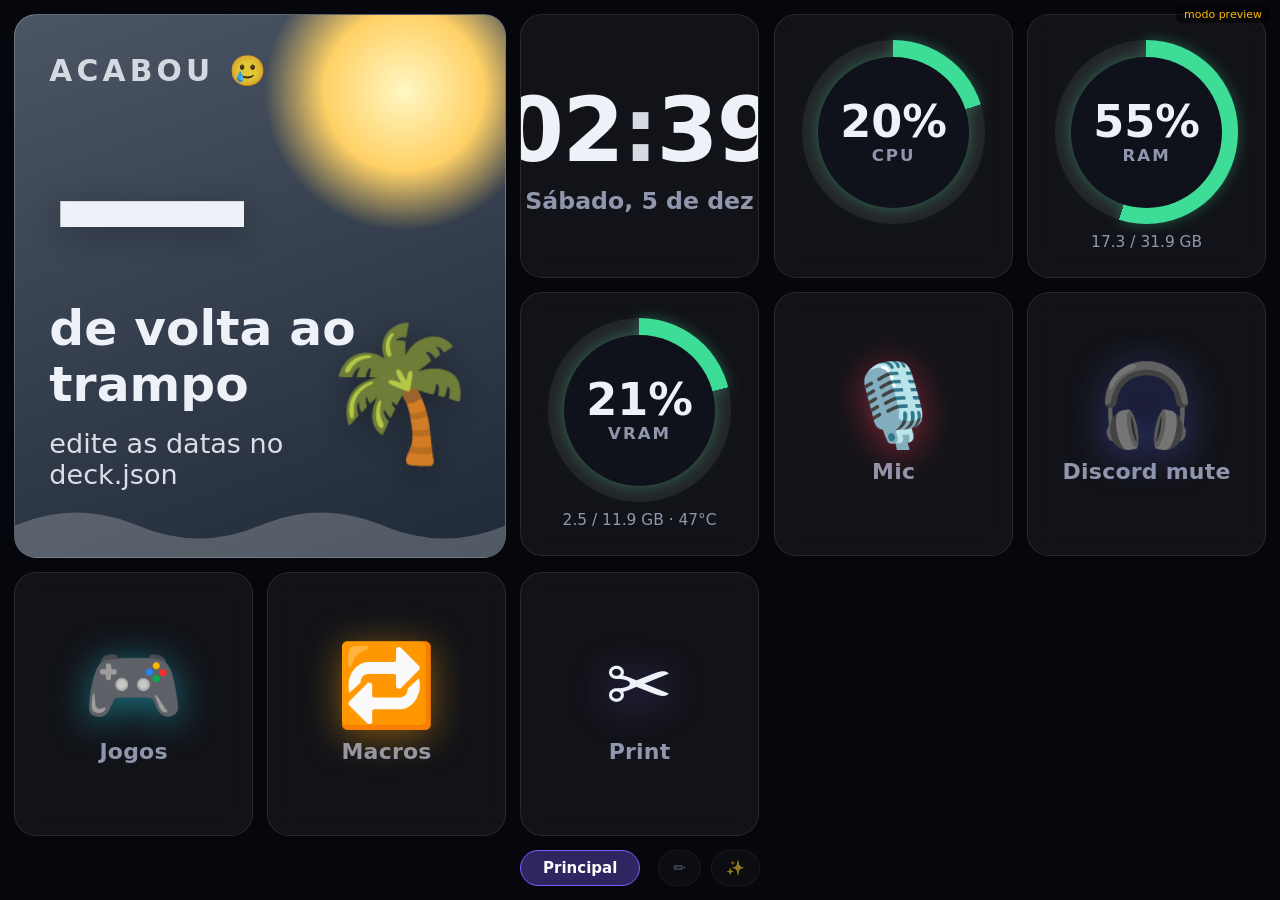
<file: wwwroot/index.html>
<!doctype html>
<html lang="pt-BR">
<head>
  <meta charset="utf-8">
  <meta name="viewport" content="width=device-width, initial-scale=1">
  <title>PainelDeck</title>
  <link rel="stylesheet" href="style.css">
  <link rel="stylesheet" href="overlays.css">
</head>
<body>
  <div id="bg"></div>
  <main id="grid"></main>
  <nav id="tabs"></nav>
  <div id="toast"></div>

  <script src="bridge.js"></script>
  <script src="widgets.js"></script>
  <script src="games.js"></script>
  <script src="macros.js"></script>
  <script src="app.js"></script>
  <script src="editor.js"></script>
</body>
</html>
</file>
<file: wwwroot/style.css>
@property --v { syntax: "<number>"; inherits: false; initial-value: 0; }

:root {
  --bg: #06070c;
  --tile: rgba(255, 255, 255, 0.05);
  --tile-border: rgba(255, 255, 255, 0.09);
  --text: #eef1f8;
  --muted: #9097ad;
  --accent: #7c5cff;
  --gap: 14px;
  --radius: 22px;
  font-family: "Segoe UI Variable Display", "Segoe UI", system-ui, sans-serif;
}

* { box-sizing: border-box; margin: 0; padding: 0; }

html, body {
  height: 100%;
  background: var(--bg);
  color: var(--text);
  overflow: hidden;
  user-select: none;
  -webkit-user-select: none;
}

body { display: flex; flex-direction: column; gap: var(--gap); padding: var(--gap); }

/* fundo animado */
#bg {
  position: fixed; inset: -25%; z-index: -1; opacity: 0.55; filter: blur(70px);
  background:
    radial-gradient(35% 40% at 20% 30%, #3b1d8f 0%, transparent 70%),
    radial-gradient(30% 35% at 80% 20%, #0f5f8f 0%, transparent 70%),
    radial-gradient(40% 40% at 60% 85%, #8f1d5a 0%, transparent 70%);
  animation: drift 28s ease-in-out infinite alternate;
}
@keyframes drift { to { transform: translate(5%, -4%) rotate(10deg) scale(1.12); } }

/* palco livre: cada item tem x/y/w/h em % (App.place encolhe meio --gap de cada lado,
   assim itens encostados ficam com --gap entre eles, igual à grade antiga) */
#grid { flex: 1; min-height: 0; position: relative; margin: calc(var(--gap) / -2); }

.tile {
  position: absolute; overflow: hidden;
  container-type: size;
  border-radius: var(--radius);
  background: var(--tile);
  border: 1px solid var(--tile-border);
  backdrop-filter: blur(14px);
  /* sem gap em cqh aqui: no próprio container o cqh mede a tela, não o tile */
  display: flex; flex-direction: column; align-items: center; justify-content: center;
  transition: transform 0.12s ease, box-shadow 0.25s ease, border-color 0.25s ease, background 0.25s ease;
  animation: enter 0.5s cubic-bezier(0.2, 0.9, 0.3, 1.25) both;
}
@keyframes enter { from { opacity: 0; transform: translateY(16px) scale(0.92); } }

.tile.clickable { cursor: pointer; }
.tile.clickable:hover {
  border-color: color-mix(in srgb, var(--accent) 65%, transparent);
  box-shadow: 0 0 0 1px color-mix(in srgb, var(--accent) 35%, transparent),
              0 12px 44px -12px color-mix(in srgb, var(--accent) 70%, transparent);
}
.tile.clickable:hover .icon { transform: translateY(-3%) scale(1.06); }
.tile.pressed { transform: scale(0.93); }

.tile .icon {
  font-size: min(36cqh, 34cqw); line-height: 1;
  filter: drop-shadow(0 6px 18px color-mix(in srgb, var(--accent) 50%, transparent));
  transition: transform 0.25s cubic-bezier(0.2, 0.9, 0.3, 1.4);
}
.tile .icon + .label { margin-top: 5cqh; }
.tile .label {
  font-size: clamp(11px, 10cqh, 22px); font-weight: 600; letter-spacing: 0.01em;
  color: var(--muted); text-align: center; padding: 0 0.6em;
  white-space: nowrap; overflow: hidden; text-overflow: ellipsis; max-width: 100%;
}

.ripple {
  position: absolute; border-radius: 50%; pointer-events: none;
  background: radial-gradient(circle, color-mix(in srgb, var(--accent) 70%, white) 0%, transparent 60%);
  opacity: 0.5; transform: scale(0);
  animation: ripple 0.6s ease-out forwards;
}
@keyframes ripple { to { transform: scale(1); opacity: 0; } }

.tile.ok { animation: ok 0.5s ease; }
.tile.err { animation: err 0.45s ease; }

/* botão "aceso" (ex.: mic mutado) */
.tile.on {
  background: color-mix(in srgb, var(--accent) 30%, transparent);
  border-color: var(--accent);
  animation: glow 1.6s ease-in-out infinite;
}
.tile.on .label { color: #fff; }

/* abas */
#tabs { display: flex; justify-content: center; gap: 10px; }
#tabs[hidden] { display: none; }
#tabs button {
  font: inherit; font-weight: 600; font-size: 15px; color: var(--muted);
  background: var(--tile); border: 1px solid var(--tile-border);
  padding: 8px 22px; border-radius: 999px; cursor: pointer; transition: all 0.2s;
}
#tabs button.active { color: #fff; background: rgba(124, 92, 255, 0.35); border-color: #7c5cff; }

#toast {
  position: fixed; left: 50%; bottom: 70px; transform: translate(-50%, 30px);
  background: #2a0d16; border: 1px solid #ff4d6d; color: #ffd6de;
  padding: 10px 18px; border-radius: 12px; font-size: 15px; max-width: 80vw;
  opacity: 0; transition: all 0.3s; pointer-events: none;
}
#toast.show { opacity: 1; transform: translate(-50%, 0); }

.preview-tag {
  position: fixed; top: 6px; right: 10px; font-size: 11px; color: #ffb703;
  background: rgba(0, 0, 0, 0.5); padding: 2px 8px; border-radius: 6px; z-index: 10;
}

.pop { animation: pop 0.5s cubic-bezier(0.2, 0.9, 0.3, 1.6); display: inline-block; }
@keyframes pop { from { transform: scale(0.4); opacity: 0; } }

.confetti { position: absolute; width: 8px; height: 12px; border-radius: 2px; pointer-events: none; z-index: 5; }

/* ================= widgets ================= */

/* 🌴 férias */
.w-ferias {
  --accent: #ff7a59;
  align-items: flex-start; justify-content: flex-start; cursor: pointer;
  background: linear-gradient(160deg, #ff9a3c 0%, #ff4f81 52%, #6a35d9 100%);
  border-color: rgba(255, 255, 255, 0.25);
}
.w-ferias[data-phase="durante"] { background: linear-gradient(160deg, #00c6a7 0%, #1e9bff 55%, #2b3bd9 100%); }
.w-ferias[data-phase="depois"] { background: linear-gradient(160deg, #4b5563, #1f2937); }

.w-ferias .sun {
  position: absolute; top: -12cqh; right: -8cqw; width: 52cqh; height: 52cqh; border-radius: 50%;
  background: radial-gradient(circle, #fff7c2 0%, #ffd166 40%, rgba(255, 209, 102, 0) 70%);
  animation: sun 4s ease-in-out infinite;
}
@keyframes sun { 50% { transform: scale(1.08); opacity: 0.85; } }

.w-ferias .palm {
  position: absolute; right: 5cqw; bottom: 16cqh; font-size: 24cqh; z-index: 1; opacity: .95;
  transform-origin: bottom center; animation: sway 3.2s ease-in-out infinite;
  filter: drop-shadow(0 8px 14px rgba(0, 0, 0, 0.3));
}
@keyframes sway { 0%, 100% { transform: rotate(-5deg); } 50% { transform: rotate(5deg); } }

.w-ferias .content { position: relative; z-index: 2; padding: 7cqh 7cqw; display: flex; flex-direction: column; gap: 1.5cqh; height: 100%; }
.w-ferias .kicker { font-size: 5.5cqh; text-transform: uppercase; letter-spacing: 0.14em; font-weight: 700; opacity: 0.85; }
.w-ferias .big { display: flex; align-items: baseline; gap: 2cqw; line-height: 0.9; margin-top: 2cqh; }
.w-ferias .num { font-size: 38cqh; font-weight: 800; text-shadow: 0 8px 30px rgba(0, 0, 0, 0.25); font-variant-numeric: tabular-nums; }
.w-ferias .unit { font-size: 10cqh; font-weight: 700; }
.w-ferias .caption { font-size: 9cqh; font-weight: 700; }
.w-ferias .sub { position: relative; z-index: 3; max-width: 70cqw; font-size: 5cqh; opacity: 0.9; font-variant-numeric: tabular-nums; margin-top: auto; margin-bottom: 10cqh; }
.w-ferias .bar { width: 60cqw; height: 2.4cqh; border-radius: 99px; background: rgba(255, 255, 255, 0.25); overflow: hidden; }
.w-ferias .fill { height: 100%; background: #fff; border-radius: 99px; transition: width 1s ease; }

.w-ferias .waves { position: absolute; left: 0; bottom: -1px; width: 200%; height: 12cqh; z-index: 1; animation: waves 6s linear infinite; }
.w-ferias .waves path { fill: rgba(255, 255, 255, 0.22); }
@keyframes waves { to { transform: translateX(-50%); } }

/* ⏳ contagem */
.w-countdown { flex-direction: row; cursor: pointer; }
.w-countdown .emoji { margin-right: 6cqw; }
.w-countdown .emoji { font-size: 40cqh; animation: sway 3s ease-in-out infinite; }
.w-countdown .big { display: flex; align-items: baseline; gap: 2cqw; }
.w-countdown .num { font-size: 40cqh; font-weight: 800; font-variant-numeric: tabular-nums; }
.w-countdown .unit { font-size: 13cqh; font-weight: 700; color: var(--muted); }
.w-countdown .caption { font-size: 11cqh; color: var(--muted); font-weight: 600; }

/* 🕒 relógio */
.w-clock .time { font-size: 34cqh; font-weight: 700; font-variant-numeric: tabular-nums; letter-spacing: -0.02em; }
.w-clock .colon { animation: blink 1s steps(1) infinite; opacity: 0.9; }
@keyframes blink { 50% { opacity: 0.2; } }
.w-clock .date { margin-top: 2cqh; font-size: 9cqh; color: var(--muted); font-weight: 600; }
.w-clock .date::first-letter { text-transform: uppercase; }

/* 📊 stat */
/* anel (70%) + detalhe (≈12%) cabem no tile; rótulo fica dentro do anel.
   gap/padding no próprio .tile não podem usar cqh (lá cqh vira unidade da tela), por isso margin nos filhos */
.w-stat { gap: 0; }
.w-stat .extra { margin-top: 3cqh; }
.w-stat .ring {
  --c: #3ddc97;
  width: min(70cqh, 82cqw); aspect-ratio: 1; border-radius: 50%; position: relative; flex: none;
  background: conic-gradient(var(--c) calc(var(--v) * 1%), rgba(255, 255, 255, 0.07) 0);
  filter: drop-shadow(0 0 2.5cqh color-mix(in srgb, var(--c) 35%, transparent));
  transition: --v 0.8s ease;
  display: grid; place-items: center;
}
.w-stat .ring::before { content: ""; position: absolute; inset: 9%; border-radius: 50%; background: #10121b; }
.w-stat .in { position: relative; display: flex; flex-direction: column; align-items: center; line-height: 1; gap: 1.5cqh; }
.w-stat .val { font-size: min(17cqh, 19cqw); font-weight: 800; font-variant-numeric: tabular-nums; }
.w-stat .in .label { font-size: min(6.5cqh, 7cqw); font-weight: 700; letter-spacing: 0.12em; text-transform: uppercase; padding: 0; }
.w-stat .extra { font-size: min(6.5cqh, 6.5cqw); line-height: 1.3; height: 1.3em; color: var(--muted); white-space: nowrap; font-variant-numeric: tabular-nums; }

/* 🎮 modo jogo (widget "jogo") */
.w-jogo { position: relative; overflow: hidden; align-items: stretch; justify-content: stretch; }
.w-jogo .art { position: absolute; inset: -10%; background: center / cover no-repeat; filter: blur(2cqh) brightness(0.45) saturate(1.2); transition: opacity 0.6s; }
.w-jogo .content { position: relative; display: flex; flex-direction: column; justify-content: center; height: 100%; margin: 0 6cqw; gap: 1.5cqh; }
.w-jogo .kicker { display: flex; align-items: center; gap: 2cqw; font-size: 7cqh; font-weight: 700; letter-spacing: 0.12em; text-transform: uppercase; color: var(--muted); }
.w-jogo .rec { width: 4cqh; height: 4cqh; border-radius: 50%; background: var(--muted); flex: none; }
.w-jogo[data-on="1"] .rec { background: #ff3b5c; box-shadow: 0 0 2cqh #ff3b5c; animation: blink 1.4s ease-in-out infinite; }
.w-jogo[data-on="1"] .kicker { color: #ffc2cb; }
.w-jogo .name { font-size: 12cqh; font-weight: 800; line-height: 1.1; white-space: nowrap; overflow: hidden; text-overflow: ellipsis; }
.w-jogo .fps { display: flex; align-items: baseline; gap: 2cqw; }
.w-jogo .fps .num { font-size: 32cqh; font-weight: 800; line-height: 0.9; font-variant-numeric: tabular-nums; letter-spacing: -0.03em; }
.w-jogo .fps .unit { font-size: 8cqh; font-weight: 700; color: var(--muted); letter-spacing: 0.15em; }
.w-jogo.low .fps .num { color: #ff4d6d; }
.w-jogo .sub { font-size: 6.5cqh; color: var(--muted); white-space: nowrap; overflow: hidden; text-overflow: ellipsis; font-variant-numeric: tabular-nums; }
.w-jogo:not([data-on="1"]) .fps, .w-jogo:not([data-on="1"]) .sub { opacity: 0.35; }
</file>
<file: wwwroot/overlays.css>
/* Sobreposições (editor, ✨ Claude, roda de jogos, gaveta de macros).
   Separado do style.css porque a cena Navy (scenes/navy) também usa. Variáveis: --text, --muted, --tile-border, --accent. */

@keyframes ok { 30% { box-shadow: inset 0 0 0 2px #3ddc97, 0 0 30px -6px #3ddc97; } }
@keyframes err {
  20%, 60% { transform: translateX(-4px); box-shadow: inset 0 0 0 2px #ff4d6d; }
  40%, 80% { transform: translateX(4px); }
}
@keyframes glow { 50% { box-shadow: 0 0 36px -4px var(--accent); } }

/* ================= editor visual ================= */

#tabs .edit-btn { padding: 8px 14px; margin-left: 8px; opacity: 0.55; }
#tabs .edit-btn:hover { opacity: 1; }
#toast[data-kind="ok"] { background: #0d2a1e; border-color: #3ddc97; color: #c9f7e2; }

#editbar { display: none; }
body.editing #editbar {
  display: flex; flex-wrap: wrap; align-items: center; gap: 8px;
  background: rgba(16, 18, 27, 0.85); border: 1px solid #7c5cff55; border-radius: 16px; padding: 8px 12px;
  font-size: 14px; color: var(--muted);
}
#editbar .badge { color: #fff; font-weight: 700; background: #7c5cff55; padding: 4px 10px; border-radius: 999px; }
#editbar .inline { display: flex; align-items: center; gap: 6px; }
#editbar .sep { width: 1px; align-self: stretch; background: var(--tile-border); margin: 0 4px; }
#editbar .grow { flex: 1; }
#editbar .cells.over { color: #ff8fa3; font-weight: 700; }
#editbar .page-name { width: 140px; }

body.editing .tile.editable { outline: 2px dashed #7c5cff88; outline-offset: -6px; }
body.editing .tile.editable:hover { outline-color: #7c5cff; }
body.editing .tile.editable * { pointer-events: none; }
.tile.add-tile { border-style: dashed; background: transparent; }
.tile.add-tile .icon { color: #7c5cff; filter: none; }

/* controles (barra e diálogo) */
#editbar input, #editbar button, #editor-dlg input, #editor-dlg select, #editor-dlg textarea, #editor-dlg button {
  font: inherit; font-size: 14px; color: var(--text);
  background: rgba(255, 255, 255, 0.06); border: 1px solid var(--tile-border); border-radius: 10px; padding: 6px 10px;
}
#editbar input, #editor-dlg input, #editor-dlg select, #editor-dlg textarea { user-select: text; -webkit-user-select: text; }
#editor-dlg select option { background: #151826; }
#editbar button, #editor-dlg button { cursor: pointer; font-weight: 600; transition: background 0.15s, border-color 0.15s; }
#editbar button:hover:not(:disabled), #editor-dlg button:hover:not(:disabled) { border-color: #7c5cff; background: rgba(124, 92, 255, 0.18); }
#editbar button:disabled, #editor-dlg button:disabled { opacity: 0.35; cursor: default; }
button.primary { background: #7c5cff !important; border-color: #7c5cff !important; color: #fff !important; }
button.danger:hover:not(:disabled) { border-color: #ff4d6d !important; background: rgba(255, 77, 109, 0.18) !important; }
button.ghost { background: transparent !important; }
button.small { padding: 4px 10px !important; font-size: 13px !important; }
button.recording { border-color: #ff4d6d !important; color: #ffb3c1 !important; animation: glow 1.2s ease-in-out infinite; --accent: #ff4d6d; }
input.num { width: 64px; }
textarea { width: 100%; resize: vertical; font-family: Consolas, monospace !important; }
.invalid { border-color: #ff4d6d !important; }

#editor-dlg {
  margin: auto; width: min(760px, 92vw); max-height: 90vh; overflow: auto;
  background: #10121b; color: var(--text); border: 1px solid #7c5cff66; border-radius: 20px; padding: 20px 22px;
  box-shadow: 0 30px 80px -20px #000;
}
#editor-dlg::backdrop { background: rgba(3, 4, 8, 0.65); backdrop-filter: blur(4px); }
#editor-dlg h2 { font-size: 20px; margin-bottom: 14px; }
#editor-dlg h3 { font-size: 13px; text-transform: uppercase; letter-spacing: 0.1em; color: var(--muted); margin: 16px 0 8px; }
#editor-dlg .row { display: grid; grid-template-columns: 130px 1fr; align-items: center; gap: 10px; margin: 6px 0; }
#editor-dlg .row > span { color: var(--muted); font-size: 14px; }
#editor-dlg .ctl { display: flex; align-items: center; gap: 8px; flex-wrap: wrap; }
#editor-dlg .ctl > input[type="text"], #editor-dlg .ctl > select, #editor-dlg .ctl > textarea { flex: 1; min-width: 160px; }
#editor-dlg .hint { font-size: 12px; color: var(--muted); margin: 2px 0 8px 140px; opacity: 0.8; }
#editor-dlg .check { display: inline-flex; align-items: center; gap: 6px; color: var(--muted); }
#editor-dlg .icon-input { max-width: 120px; font-size: 20px !important; text-align: center; }
#editor-dlg .emoji-picks { display: flex; flex-wrap: wrap; gap: 4px; margin: 4px 0 4px 140px; }
#editor-dlg .emoji-picks button { padding: 2px 6px; font-size: 20px; background: transparent; border-color: transparent; }
#editor-dlg .action { border-left: 2px solid #7c5cff55; padding-left: 12px; }
#editor-dlg .steps { margin: 6px 0 6px 0; display: flex; flex-direction: column; gap: 8px; }
#editor-dlg .step { display: grid; grid-template-columns: 28px 1fr auto; gap: 8px; align-items: start;
  background: rgba(255, 255, 255, 0.03); border: 1px solid var(--tile-border); border-radius: 12px; padding: 8px; }
#editor-dlg .step .row { grid-template-columns: 100px 1fr; }
#editor-dlg .step .hint { margin-left: 110px; }
#editor-dlg .step-num { color: var(--muted); font-weight: 700; text-align: center; padding-top: 8px; }
#editor-dlg .step-tools { display: flex; gap: 4px; }
#editor-dlg .icon-btn { padding: 2px 8px; }
#editor-dlg .step-add { display: flex; gap: 8px; }
#editor-dlg .dlg-buttons { display: flex; flex-wrap: wrap; gap: 8px; margin-top: 18px; padding-top: 14px; border-top: 1px solid var(--tile-border); }
#editor-dlg .dlg-buttons .ghost { margin-left: auto; }

/* ✨ Pedir ao Claude */
#tabs .claude-btn { margin-left: 0; }
button.claude:not(.primary) { border-color: #d97757aa !important; }
button.primary.claude { background: linear-gradient(135deg, #d97757, #b65cff) !important; border-color: transparent !important; }
#editor-dlg .claude-input { min-height: 96px; font-family: inherit !important; font-size: 16px !important; margin: 6px 0 4px; }
#editor-dlg .ideas { display: flex; flex-wrap: wrap; gap: 6px; }
#editor-dlg .ideas button { font-weight: 500; color: var(--muted); }
#editor-dlg .claude-answer { font-size: 16px; line-height: 1.5; white-space: pre-wrap; }
#editor-dlg .claude-wait { display: flex; flex-direction: column; align-items: center; gap: 14px; padding: 18px 0; text-align: center; }
#editor-dlg .claude-wait p { font-size: 16px; color: var(--text); max-width: 90%; }
#editor-dlg .claude-wait .hint { margin: 0; }
.orb {
  width: 84px; height: 84px; border-radius: 50%;
  background: conic-gradient(from 0deg, #d97757, #b65cff, #5c9dff, #d97757);
  filter: blur(1px); animation: orb-spin 2.4s linear infinite, orb-pulse 1.6s ease-in-out infinite;
  mask: radial-gradient(circle, transparent 46%, #000 48%);
}
@keyframes orb-spin { to { transform: rotate(360deg); } }
@keyframes orb-pulse { 50% { scale: 1.12; } }
#editor-dlg .hint.flush { margin-left: 0; }

/* ================= 🎮 roda de jogos ================= */
.gwheel {
  position: fixed; inset: 0; z-index: 50; display: grid; place-items: center;
  background: radial-gradient(circle at center, rgba(20, 14, 40, 0.55), rgba(3, 4, 8, 0.85));
  backdrop-filter: blur(18px) saturate(1.3);
  animation: gw-fade 0.3s ease both;
}
.gwheel.leaving { animation: gw-fade 0.3s ease reverse both; pointer-events: none; }
.gwheel.leaving .gw-item { animation: gw-out 0.28s ease-in both; }
@keyframes gw-fade { from { opacity: 0; } }
.gw-orbit, .gw-hub, .gw-item { position: absolute; left: 50%; top: 50%; }
.gw-orbit {
  width: calc(var(--r) * 2); height: calc(var(--r) * 2); translate: -50% -50%; border-radius: 50%;
  border: 2px dashed rgba(255, 255, 255, 0.12); animation: gw-spin 40s linear infinite;
}
@keyframes gw-spin { to { rotate: 360deg; } }
.gw-hub {
  width: 26vh; height: 26vh; translate: -50% -50%; border-radius: 50%; overflow: hidden;
  display: grid; place-items: center; text-align: center;
  background: #10121b; border: 2px solid #7c5cff88; box-shadow: 0 0 60px -10px #7c5cff;
  animation: gw-hub-in 0.5s cubic-bezier(0.34, 1.56, 0.64, 1) both;
}
@keyframes gw-hub-in { from { scale: 0.3; opacity: 0; } }
.gw-hub-bg { position: absolute; inset: -10%; background: center / cover; filter: blur(14px) brightness(0.55); opacity: 0; transition: opacity 0.3s; }
.gw-hub-bg.on { opacity: 1; }
.gw-hub-txt { position: relative; padding: 0 2.5vh; display: flex; flex-direction: column; gap: 0.6vh; }
.gw-hub-txt small { font-size: 2vh; text-transform: uppercase; letter-spacing: 0.2em; color: var(--muted); }
.gw-hub-txt b { font-size: 3.6vh; line-height: 1.1; }
.gw-item {
  width: var(--s); aspect-ratio: 2 / 3; padding: 0; border: 0; background: none; cursor: pointer; font: inherit; color: inherit;
  transform: translate(-50%, -50%) rotate(var(--a)) translateY(calc(var(--r) * -1)) rotate(calc(var(--a) * -1));
  animation: gw-in 0.6s cubic-bezier(0.34, 1.56, 0.64, 1) both;
}
@keyframes gw-in {
  from { transform: translate(-50%, -50%) rotate(calc(var(--a) - 120deg)) translateY(0) rotate(calc(120deg - var(--a))) scale(0.2); opacity: 0; }
}
@keyframes gw-out { to { transform: translate(-50%, -50%) rotate(calc(var(--a) + 60deg)) translateY(0) scale(0.2); opacity: 0; } }
.gw-card {
  position: relative; width: 100%; height: 100%; border-radius: 1.6vh; overflow: hidden;
  background: linear-gradient(160deg, #7c5cff, #ff4f81); border: 2px solid rgba(255, 255, 255, 0.18);
  box-shadow: 0 1.5vh 4vh -1vh rgba(0, 0, 0, 0.7);
  transition: transform 0.35s cubic-bezier(0.34, 1.56, 0.64, 1), box-shadow 0.3s, filter 0.3s, border-color 0.3s;
}
.gw-card img { position: absolute; inset: 0; width: 100%; height: 100%; object-fit: cover; }
.gw-card.wide::before { content: ""; position: absolute; inset: -20%; background: var(--img) center / cover; filter: blur(18px) brightness(0.6); }
.gw-card.wide img { object-fit: contain; padding: 8%; }
.gw-fallback { position: absolute; inset: 0; display: grid; place-items: center; font-size: calc(var(--s) * 0.3); font-weight: 800; }
.gw-card.has-img .gw-fallback { display: none; }
.gw-name {
  position: absolute; left: 0; right: 0; bottom: 0; padding: 3vh 0.8vh 0.8vh; font-size: max(11px, calc(var(--s) * 0.09)); font-weight: 700;
  background: linear-gradient(transparent, rgba(0, 0, 0, 0.85)); opacity: 0; translate: 0 30%; transition: all 0.25s;
}
.gw-item:hover .gw-card, .gw-item:focus-visible .gw-card {
  transform: scale(1.16); border-color: #fff; filter: brightness(1.12);
  box-shadow: 0 0 5vh -0.5vh #7c5cffcc, 0 2vh 5vh -1vh #000;
}
.gw-item:hover .gw-name { opacity: 1; translate: 0 0; }
.gw-item.dim .gw-card { filter: brightness(0.5) saturate(0.6); transform: scale(0.94); }
.gw-item.launch .gw-card { animation: gw-launch 0.5s ease both; }
@keyframes gw-launch { 40% { transform: scale(1.3); box-shadow: 0 0 0 1vh #3ddc97aa, 0 0 9vh #3ddc97; filter: brightness(1.6); } 100% { transform: scale(1.2); } }

/* ================= 🔁 gaveta de macros ================= */
.mdrawer { position: fixed; inset: 0; z-index: 50; background: rgba(3, 4, 8, 0.55); backdrop-filter: blur(6px); animation: gw-fade 0.3s ease both; }
.mdrawer.leaving { animation: gw-fade 0.3s ease reverse both; pointer-events: none; }
.mdrawer.leaving .md-sheet { animation: md-up 0.3s ease-in reverse both; }
.md-sheet {
  position: absolute; left: 3vw; right: 3vw; bottom: 0; max-height: 62vh; overflow: auto;
  background: linear-gradient(180deg, #161a2bf2, #0d0f18f7); border: 1px solid #7c5cff55; border-bottom: 0;
  border-radius: 3vh 3vh 0 0; padding: 2.4vh 2.4vw 3vh; box-shadow: 0 -3vh 8vh -2vh #000;
  animation: md-up 0.45s cubic-bezier(0.22, 1.2, 0.36, 1) both;
}
@keyframes md-up { from { transform: translateY(105%); } }
.md-head { display: flex; align-items: baseline; gap: 1.6vw; margin-bottom: 2vh; }
.md-head b { font-size: 3.6vh; }
.md-head span { color: var(--muted); font-size: 2.2vh; flex: 1; }
.md-x { font: inherit; font-size: 2.6vh; color: var(--muted); background: rgba(255, 255, 255, 0.06); border: 1px solid var(--tile-border); border-radius: 99px; width: 5vh; height: 5vh; cursor: pointer; }
.md-list { display: grid; grid-template-columns: repeat(auto-fill, minmax(28vh, 1fr)); gap: 1.8vh; }
.md-card {
  --c: hsl(var(--hue) 85% 65%);
  position: relative; text-align: left; font: inherit; color: var(--text); cursor: pointer; overflow: hidden;
  padding: 2vh 2vh 2.2vh; border-radius: 2.2vh; border: 1px solid color-mix(in srgb, var(--c) 35%, transparent);
  background: linear-gradient(150deg, color-mix(in srgb, var(--c) 18%, #12141f), #10121b 70%);
  animation: md-card-in 0.5s cubic-bezier(0.34, 1.56, 0.64, 1) both;
  transition: transform 0.25s cubic-bezier(0.34, 1.56, 0.64, 1), box-shadow 0.25s, border-color 0.25s;
}
@keyframes md-card-in { from { opacity: 0; transform: translateY(4vh) scale(0.9); } }
.md-card::after { /* brilho que passa no hover */
  content: ""; position: absolute; inset: 0; pointer-events: none;
  background: linear-gradient(110deg, transparent 30%, rgba(255, 255, 255, 0.14) 50%, transparent 70%);
  transform: translateX(-120%); transition: transform 0.6s ease;
}
.md-card:hover { transform: translateY(-0.6vh) scale(1.03); border-color: var(--c); box-shadow: 0 1.5vh 4vh -1.5vh var(--c); }
.md-card:hover::after { transform: translateX(120%); }
.md-name { display: flex; align-items: center; gap: 1.2vh; font-size: 2.8vh; font-weight: 800; margin-bottom: 1.4vh; }
.md-play { display: grid; place-items: center; width: 4.4vh; height: 4.4vh; border-radius: 50%; font-size: 1.8vh; background: var(--c); color: #0b0c12; flex: none; }
.md-steps { display: flex; flex-wrap: wrap; align-items: center; gap: 0.6vh; font-size: 1.9vh; color: var(--muted); }
.md-steps span { background: rgba(255, 255, 255, 0.07); border-radius: 0.8vh; padding: 0.3vh 0.8vh; font-family: Consolas, monospace; color: var(--text); }
.md-steps span.wait { color: var(--muted); background: transparent; border: 1px dashed var(--tile-border); }
.md-steps i { font-style: normal; opacity: 0.6; }
.md-card.running .md-play { animation: orb-spin 0.8s linear infinite; }
.md-card.ok { animation: ok 0.6s ease; }
.md-card.err { animation: err 0.45s ease; }

/* ================= ✏️ edição livre ================= */
body.editing .tile { animation: none; cursor: grab; touch-action: none; }
body.editing .tile.dragging { cursor: grabbing; opacity: 0.92; box-shadow: 0 2vh 5vh -1vh #000, 0 0 0 2px #7c5cff; transition: none; }
body.editing .tile.sel { z-index: 30 !important; outline: 2px solid #7c5cff !important; outline-offset: -4px; box-shadow: 0 0 0 4px #7c5cff33; }
body.editing .tile.editable .rz { pointer-events: auto; }
.rz {
  position: absolute; right: 4px; bottom: 4px; width: 22px; height: 22px; z-index: 3; cursor: nwse-resize; border-radius: 6px;
  background: linear-gradient(135deg, transparent 50%, #7c5cff 50%); opacity: 0.75;
}
.rz:hover { opacity: 1; }
.guide { position: absolute; z-index: 40; pointer-events: none; background: #ff4fd8; box-shadow: 0 0 6px #ff4fd8; }
.guide.v { top: 0; bottom: 0; width: 1px; }
.guide.h { left: 0; right: 0; height: 1px; }
.drag-tip {
  position: absolute; z-index: 41; pointer-events: none; transform: translateY(-110%);
  font: 600 12px/1 Consolas, monospace; color: #fff; background: #7c5cffee; padding: 5px 8px; border-radius: 8px; white-space: nowrap;
}
#editbar button.on { border-color: #7c5cff; background: rgba(124, 92, 255, 0.3); }
#editor-dlg .game-row { display: grid; grid-template-columns: 64px 1fr auto; gap: 10px; align-items: start; padding: 10px; margin-bottom: 10px;
  border: 1px solid var(--tile-border); border-radius: 12px; background: rgba(255, 255, 255, 0.03); }
#editor-dlg .game-row img, #editor-dlg .game-row .noimg { width: 64px; aspect-ratio: 2 / 3; object-fit: cover; border-radius: 8px; background: #1b1e2c; }
</file>
